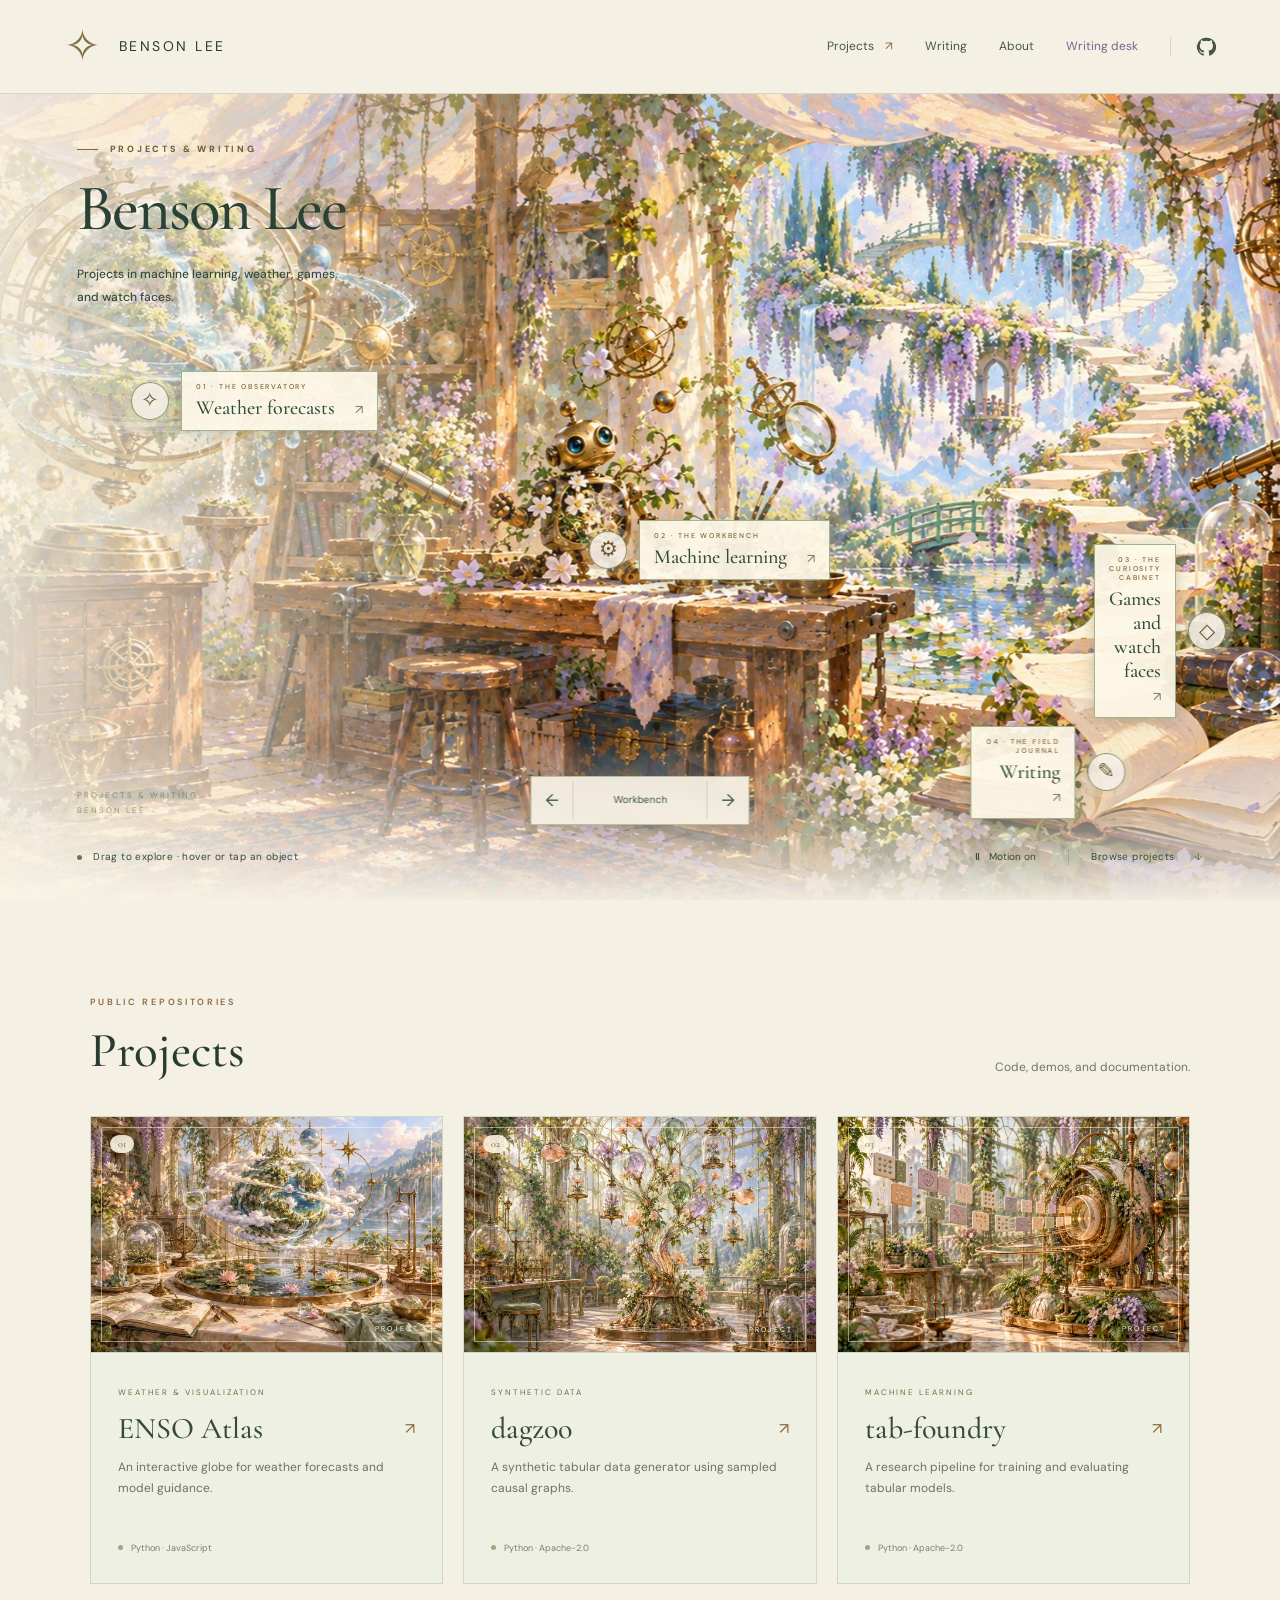
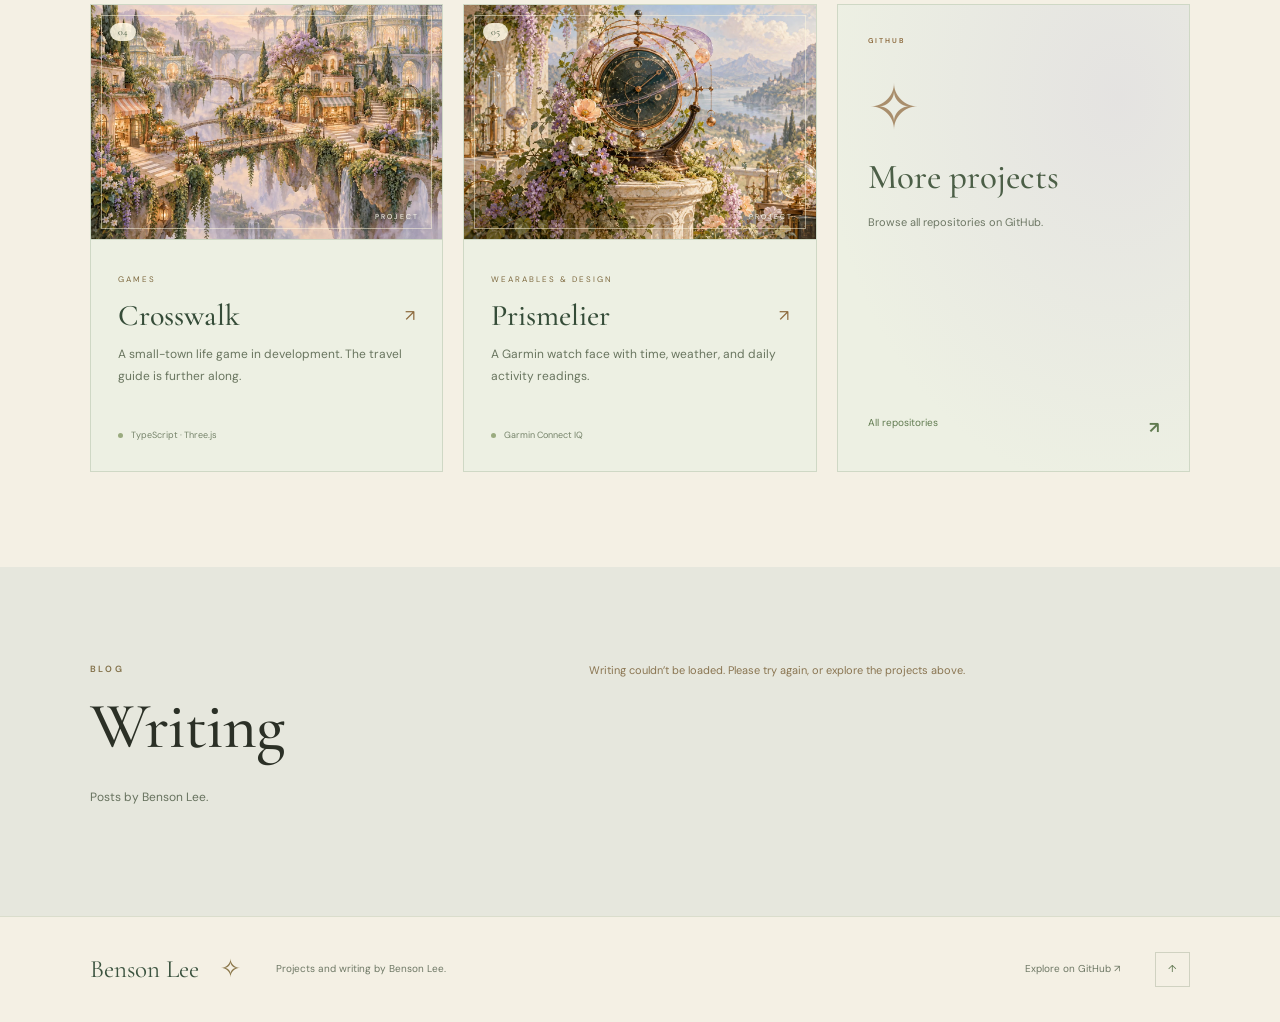
<file: index.html>
<!doctype html>
<html lang="en"><head><meta charset="UTF-8"><meta name="viewport" content="width=device-width,initial-scale=1"><meta name="theme-color" content="#f4f0e4"><title>Benson Lee</title><meta name="description" content="Projects and writing by Benson Lee."><link rel="icon" type="image/svg+xml" href="data:image/svg+xml,%3Csvg xmlns='http://www.w3.org/2000/svg' viewBox='0 0 48 48'%3E%3Crect width='48' height='48' rx='12' fill='%23171b18'/%3E%3Cpath d='M24 7 28 19 41 24 28 29 24 41 20 29 7 24 20 19Z' fill='%23d6b77a'/%3E%3Ccircle cx='24' cy='24' r='5' fill='%23171b18'/%3E%3C/svg%3E"><link rel="stylesheet" href="style.css"><script src="projects.js?v=20261011-plain" defer></script><script src="markdown.js" defer></script><script src="app.js?v=20261011-plain" defer></script><script src="room.js" defer></script><script src="journal.js?v=20261011-plain" defer></script><link rel="canonical" href="https://bensonlee5.github.io/"></head>
<body>
<a class="skip" href="#collection">Skip to the projects</a>
<header class="site-header"><a class="wordmark" href="#home" aria-label="Benson Lee, home"><span class="brand-star" aria-hidden="true">✧</span><span>BENSON LEE</span></a><nav aria-label="Main navigation"><a href="#collection">Projects <span>↗</span></a><a href="#writing">Writing</a><button class="text-button" data-open-about>About</button><a href="https://bensons-workshop.bensonlee5.chatgpt.site/editor" class="writing-link">Writing desk</a><a class="github-link" href="https://github.com/bensonlee5" target="_blank" rel="noopener noreferrer" aria-label="Benson Lee on GitHub (opens in a new tab)"><svg viewBox="0 0 24 24" aria-hidden="true"><path fill="currentColor" d="M12 .9A11.1 11.1 0 0 0 8.5 22.5c.6.1.8-.3.8-.6v-2.1c-3.4.7-4.1-1.4-4.1-1.4-.6-1.4-1.4-1.8-1.4-1.8-1.1-.8.1-.8.1-.8 1.2.1 1.8 1.2 1.8 1.2 1.1 1.8 2.8 1.3 3.6 1 .1-.8.4-1.3.8-1.6-2.7-.3-5.5-1.4-5.5-6.1 0-1.3.5-2.4 1.2-3.2-.1-.3-.5-1.6.2-3.3 0 0 1-.3 3.4 1.2a11.6 11.6 0 0 1 6.2 0C18 3.5 19 3.8 19 3.8c.7 1.7.3 3 .2 3.3.8.8 1.2 1.9 1.2 3.2 0 4.7-2.8 5.8-5.5 6.1.4.4.8 1.1.8 2.3v3.2c0 .3.2.7.8.6A11.1 11.1 0 0 0 12 .9Z"/></svg></a></nav></header>
<main>
<section class="room-section" id="home" aria-label="Benson Lee’s projects">
<div class="room-world" id="world"><div class="room-art" role="img" aria-label="A luminous surreal garden workshop, with water orbiting a floating garden planet, flowers growing through a robot, and book pages becoming a stairway into suspended gardens"></div><div class="room-light"></div>
<svg class="living-painting" viewBox="0 0 1672 941" aria-hidden="true">
<defs><filter id="soft-water"><feGaussianBlur stdDeviation="1.6"/></filter><radialGradient id="bloom"><stop stop-color="#fff7c9" stop-opacity=".8"/><stop offset="1" stop-color="#fff7c9" stop-opacity="0"/></radialGradient><linearGradient id="water-ribbon"><stop stop-color="#e3ccec" stop-opacity="0"/><stop offset=".45" stop-color="#f5fdff" stop-opacity=".85"/><stop offset="1" stop-color="#a2c9cd" stop-opacity=".1"/></linearGradient></defs>
<g class="paint-rays"><path d="M670 -80 260 830 570 710 940 -80Z" fill="#fff4cc" opacity=".08"/><path d="M940 -80 910 770 1100 870 1060 -80Z" fill="#fff8e3" opacity=".12"/></g>
<g class="sky-magic"><ellipse class="water-orbit orbit-one" cx="293" cy="330" rx="166" ry="56" fill="none" stroke="url(#water-ribbon)" stroke-width="5"/><ellipse class="water-orbit orbit-two" cx="293" cy="330" rx="145" ry="49" fill="none" stroke="#e6eff5" stroke-opacity=".6" stroke-width="2"/><g class="sky-sparks" fill="#f8f4ce"><circle cx="163" cy="305" r="4"/><circle cx="350" cy="377" r="3"/><circle cx="410" cy="310" r="5"/></g><ellipse class="water-reflection" cx="297" cy="412" rx="122" ry="18" fill="none" stroke="#f9ffff" stroke-width="2" opacity=".4"/></g>
<g class="bench-magic"><circle class="heart-glow" cx="826" cy="503" r="98" fill="url(#bloom)"/><g class="gear-flower" transform="translate(831 478)"><g class="flower-turn" fill="#efd4e4" stroke="#fff2de" stroke-width="1"><ellipse cy="-13" rx="5" ry="13"/><ellipse cy="-13" rx="5" ry="13" transform="rotate(60)"/><ellipse cy="-13" rx="5" ry="13" transform="rotate(120)"/><ellipse cy="-13" rx="5" ry="13" transform="rotate(180)"/><ellipse cy="-13" rx="5" ry="13" transform="rotate(240)"/><ellipse cy="-13" rx="5" ry="13" transform="rotate(300)"/><circle r="6" fill="#cfb276"/></g></g><path class="growing-vine" d="M771 600Q751 543 785 536T823 493Q825 473 806 460" fill="none" stroke="#e0e8b9" stroke-width="3" stroke-linecap="round"/></g>
<g class="cabinet-magic"><g class="tiny-constellation" fill="#fff7da" stroke="#ede0fb"><path d="m1450 470 43-35 39 66 38-37" fill="none" stroke-width="1.5"/><circle cx="1450" cy="470" r="4"/><circle cx="1493" cy="435" r="5"/><circle cx="1532" cy="501" r="4"/><circle cx="1570" cy="464" r="3"/></g><ellipse class="cabinet-ring" cx="1518" cy="531" rx="87" ry="24" fill="none" stroke="#fff3d2" stroke-width="2"/></g>
<g class="journal-magic" fill="#fff9e9" stroke="#d6c7d6" stroke-width="1"><path class="flying-page page-one" d="m1370 702 27-8 7 20-27 9Z"/><path class="flying-page page-two" d="m1420 661 23-4 3 18-23 5Z"/><path class="flying-page page-three" d="m1454 620 21-6 6 16-21 7Z"/></g>
<g class="garden-petals" fill="#ebd0e1" opacity=".8"><path class="petal p1" d="M480 210q18-18 24 0-18 16-24 0"/><path class="petal p2" d="M1090 280q18-18 24 0-18 16-24 0"/><path class="petal p3" d="M610 580q14-14 19 0-14 12-19 0"/><path class="petal p4" d="M1240 520q18-18 24 0-18 16-24 0"/></g>
</svg><div class="orbit-instrument" aria-hidden="true"><span></span><span></span><span></span></div><div class="lantern-glow" aria-hidden="true"></div><div class="dust" aria-hidden="true"><i></i><i></i><i></i><i></i><i></i><i></i><i></i><i></i><i></i><i></i></div></div>
<div class="room-shade"></div>
<div class="intro"><p class="eyebrow"><span></span> PROJECTS &amp; WRITING</p><h1>Benson Lee</h1><p class="intro-copy">Projects in machine learning, weather, games, and watch faces.</p></div>
<div class="hotspots" aria-label="Project categories">
<button class="hotspot sky" data-station="sky" aria-label="Explore the observatory, weather forecasting projects"><span class="beacon">✧</span><span class="hotspot-label"><small>01 · THE OBSERVATORY</small>Weather forecasts <b>↗</b></span></button>
<button class="hotspot bench" data-station="bench" aria-label="Explore the workbench, machine learning projects"><span class="beacon">⚙</span><span class="hotspot-label"><small>02 · THE WORKBENCH</small>Machine learning <b>↗</b></span></button>
<button class="hotspot cabinet" data-station="cabinet" aria-label="Explore the curiosity cabinet, games and watch faces"><span class="beacon">◇</span><span class="hotspot-label"><small>03 · THE CURIOSITY CABINET</small>Games and watch faces <b>↗</b></span></button>
<button class="hotspot book" data-station="journal" aria-label="Open the field journal"><span class="beacon">✎</span><span class="hotspot-label"><small>04 · THE FIELD JOURNAL</small>Writing <b>↗</b></span></button>
</div>
<div class="room-bottom"><span class="room-hint"><span class="hint-dot"></span> Drag to explore · hover or tap an object</span><div class="room-controls"><button id="motion-toggle" aria-pressed="false" aria-label="Pause ambient animation"><span aria-hidden="true">Ⅱ</span> Motion</button><span class="tiny-divider"></span><a href="#collection">Browse projects <span>↓</span></a></div></div>
<div class="view-controls" aria-label="Look around the workshop"><button id="look-left" aria-label="Look left">←</button><button id="room-reset" aria-label="Return to workbench">Workbench</button><button id="look-right" aria-label="Look right">→</button></div><div class="coordinates" aria-hidden="true">PROJECTS &amp; WRITING<br>BENSON LEE</div>
</section>
<section class="collection page-section" id="collection"><div class="section-head"><div><p class="eyebrow">PUBLIC REPOSITORIES</p><h2>Projects</h2></div><p>Code, demos, and documentation.</p></div><div class="project-grid" id="project-grid"></div></section>
<section class="journal-section page-section" id="writing"><div class="journal-intro"><p class="eyebrow">BLOG</p><h2>Writing</h2><p>Posts by Benson Lee.</p></div><div id="published-posts" class="notes-list" aria-live="polite"></div></section>
<footer><a class="footer-brand" href="#home">Benson Lee <span>✧</span></a><p>Projects and writing by Benson Lee.</p><a href="https://github.com/bensonlee5" target="_blank" rel="noopener noreferrer">Explore on GitHub ↗</a><a href="#home" class="back-top" aria-label="Back to top">↑</a></footer>
</main>
<dialog id="detail-dialog" aria-labelledby="dialog-title"><div class="dialog-top"><span id="dialog-kicker" class="eyebrow"></span><button id="close-dialog" aria-label="Close details">✕</button></div><div id="dialog-body"></div></dialog>
</body></html>
</file>
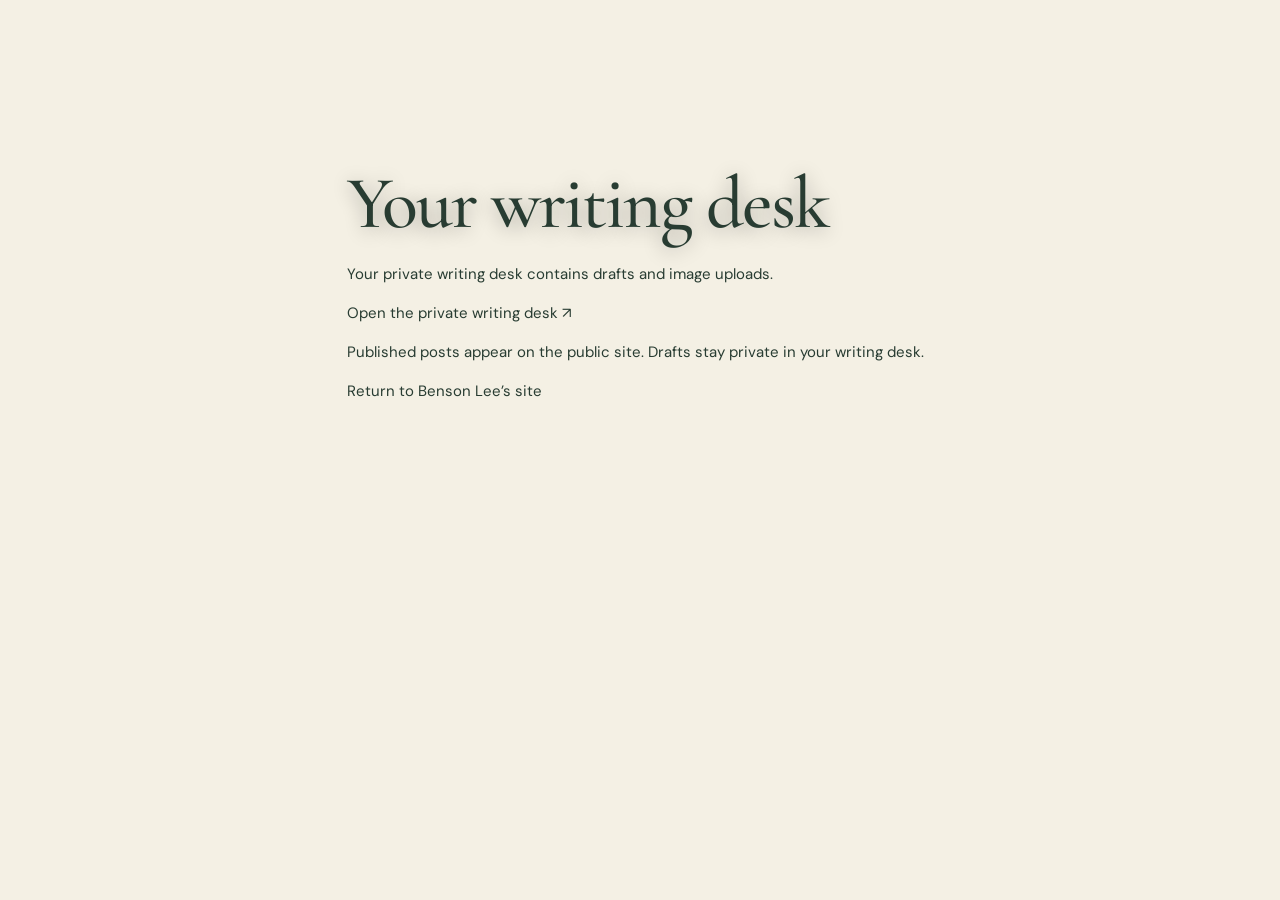
<file: editor/index.html>
<!doctype html><html lang="en"><meta charset="utf-8"><meta name="viewport" content="width=device-width,initial-scale=1"><title>Writing desk — Benson Lee</title><link rel="stylesheet" href="../style.css"><main style="max-width:650px;margin:15vh auto;padding:2rem"><h1>Your writing desk</h1><p>Your private writing desk contains drafts and image uploads.</p><p><a href="https://bensons-workshop.bensonlee5.chatgpt.site/editor">Open the private writing desk ↗</a></p><p>Published posts appear on the public site. Drafts stay private in your writing desk.</p><p><a href="../">Return to Benson Lee’s site</a></p></main></html>
</file>
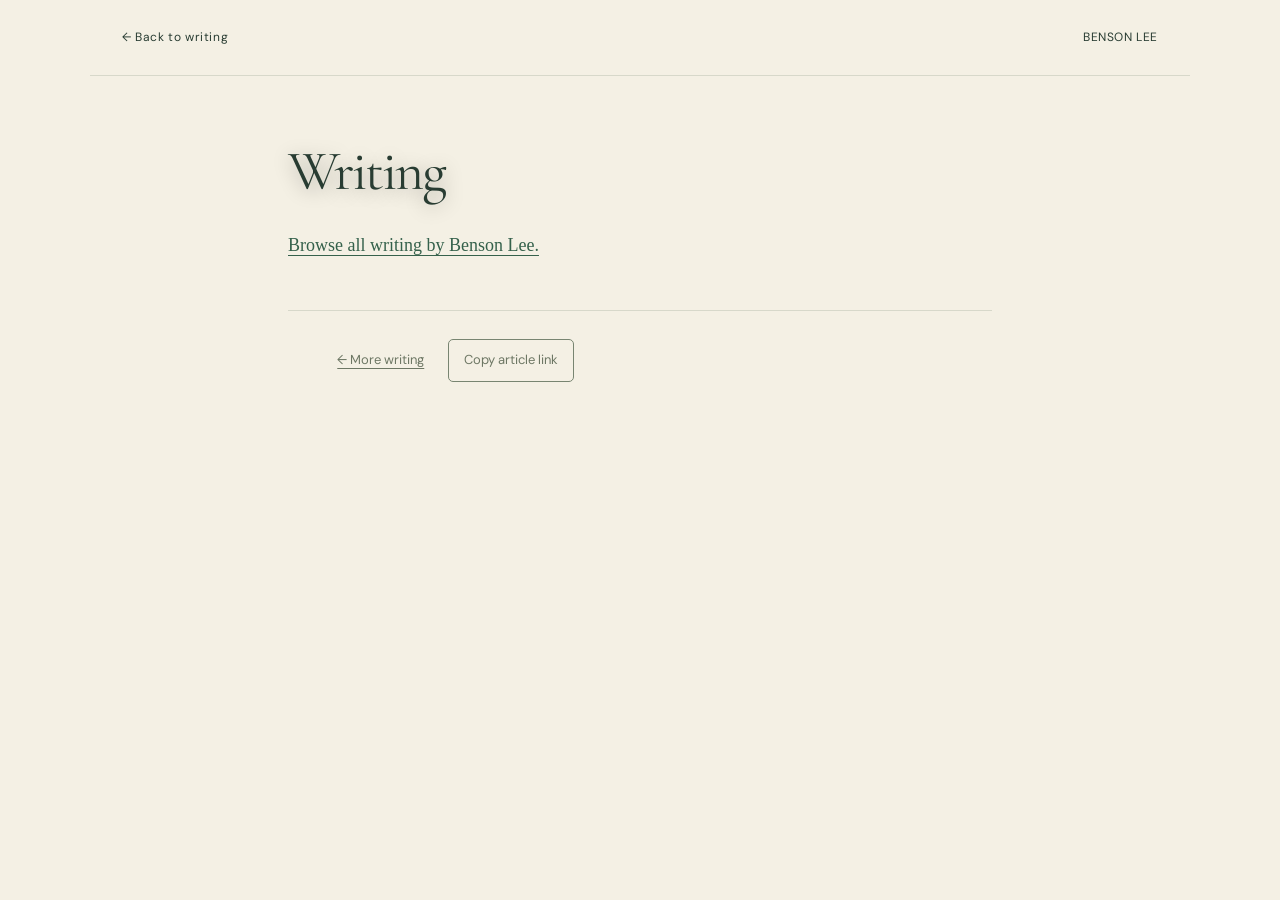
<file: writing/index.html>
<!doctype html><html lang="en"><head><meta charset="utf-8"><meta name="viewport" content="width=device-width,initial-scale=1"><title>Writing — Benson Lee</title><meta name="description" content="Writing by Benson Lee."><link rel="stylesheet" href="/style.css"><link rel="stylesheet" href="/writing.css"><script src="/markdown.js" defer></script><script src="/writing.js?v=20261011-plain" defer></script></head><body><header class="reading-header"><a href="/#writing">← Back to writing</a><a href="/">BENSON LEE</a></header><main class="reading-main"><article id="article" class="blog-prose" aria-live="polite"><p>Loading article…</p></article><footer class="reading-footer"><a href="/#writing">← More writing</a><button id="copy-link" type="button">Copy article link</button><span id="copy-status" role="status"></span></footer></main></body></html>
</file>
<file: style.css>
@import url('https://fonts.googleapis.com/css2?family=Cormorant+Garamond:ital,wght@0,400;0,500;0,600;1,400;1,500&family=DM+Sans:wght@400;450;500;550;600;650;700&display=swap');
:root{--ink:#171b18;--paper:#ece6d7;--muted:#a8ae9e;--gold:#d6b77a;--line:rgba(210,193,153,.2);--serif:'Cormorant Garamond',Georgia,serif;--sans:'DM Sans',Arial,sans-serif}*{box-sizing:border-box}html{scroll-behavior:smooth;scroll-padding-top:90px}body{margin:0;background:var(--ink);color:var(--paper);font:15px/1.6 var(--sans)}body.modal-open{overflow:hidden}button,a{-webkit-tap-highlight-color:transparent}a{color:inherit;text-decoration:none}button{font:inherit;color:inherit;cursor:pointer}button:focus-visible,a:focus-visible{outline:2px solid var(--gold);outline-offset:6px}button{border:0}svg{display:block}::selection{background:#c8a568;color:#171b18}.skip{position:fixed;left:20px;top:-100px;z-index:100;background:var(--paper);color:var(--ink);padding:12px}.skip:focus{top:10px}.site-header{height:94px;padding:0 5%;display:flex;align-items:center;justify-content:space-between;border-bottom:1px solid var(--line);background:#171b18;position:relative;z-index:10}.wordmark{display:flex;gap:15px;align-items:center;font-size:14px;letter-spacing:2.5px;line-height:1.4}.wordmark small{display:block;font-size:8px;color:var(--gold);letter-spacing:3.5px;margin-top:4px}.brand-star{font:44px var(--serif);color:var(--gold)}nav{display:flex;gap:32px;align-items:center;font-size:12px}nav a:not(.github-link),.text-button{transition:color .2s}.text-button{padding:0;background:none;font-size:12px}nav a:hover,.text-button:hover{color:var(--gold)}nav a span{color:var(--gold);margin-left:8px}.github-link svg{width:20px;height:20px}.github-link{padding-left:25px;border-left:1px solid var(--line)}.room-section{height:calc(100svh - 94px);min-height:650px;max-height:1050px;position:relative;overflow:hidden;background:#2e2d23;isolation:isolate}.room-world{position:absolute;inset:-2.5%;transform:translate3d(var(--mx,0px),var(--my,0px),0) scale(1.035);transition:transform 1s cubic-bezier(.22,.61,.36,1);will-change:transform}.room-world.zoom-sky{transform:scale(1.38) translate(12%,3%)}.room-world.zoom-bench{transform:scale(1.38) translate(0%,-4%)}.room-world.zoom-cabinet{transform:scale(1.38) translate(-12%,2%)}.room-world.zoom-journal{transform:scale(1.38) translate(-7%,-8%)}.room-art{position:absolute;inset:0;background:radial-gradient(ellipse at 70% 45%,#937349 0%,#504938 35%,#23291f 85%);background-image:url('workshop.webp');background-position:center 55%;background-size:cover}.room-shade{position:absolute;inset:0;pointer-events:none;background:linear-gradient(90deg,rgba(11,18,16,.76),transparent 59%),linear-gradient(0deg,rgba(11,18,16,.95),transparent 27%,transparent 65%,rgba(11,18,16,.2));z-index:1}.room-light{position:absolute;inset:0;background:radial-gradient(ellipse at 67% 42%,#ffbf481e,transparent 45%);mix-blend-mode:screen;animation:candle 5s ease-in-out infinite}.intro{position:absolute;top:7%;left:6%;z-index:2;max-width:470px;pointer-events:none}.eyebrow{font-size:9px;font-weight:600;letter-spacing:2.7px;color:var(--gold);margin:0 0 20px}.intro .eyebrow{display:flex;align-items:center;gap:12px}.eyebrow span:not(.un){width:21px;height:1px;background:var(--gold)}h1,h2,h3,p{margin-top:0}h1{font:500 clamp(48px,5.8vw,88px)/.97 var(--serif);letter-spacing:-2px;margin-bottom:23px;text-shadow:0 3px 20px #0005}em{font-weight:400;color:#e1c790}h1 em{font-weight:400}.intro-copy{max-width:290px;font-size:12px;line-height:1.9;color:#d0cfbe}.hotspots{position:absolute;inset:0;z-index:3;pointer-events:none}.hotspot{position:absolute;display:flex;align-items:center;gap:12px;background:none;text-align:left;padding:10px;pointer-events:auto;filter:drop-shadow(0 2px 12px #0009);transition:transform .3s}.hotspot:hover{transform:translateY(-5px)}.beacon{display:grid;place-items:center;width:38px;height:38px;flex:none;border:1px solid #d6b77ab0;border-radius:50%;color:#ffdf99;background:#28362bbb;font-size:21px;box-shadow:0 0 0 7px #d6b77a0f;animation:beacon 4s ease-in-out infinite;backdrop-filter:blur(8px)}.hotspot-label{background:#16221bdb;border:1px solid #d6b77a55;backdrop-filter:blur(12px);padding:10px 14px;font:500 20px/1.2 var(--serif);white-space:nowrap;box-shadow:0 6px 25px #0003}.hotspot-label small{font:500 7px var(--sans);letter-spacing:1.8px;display:block;color:#d6b77a;margin-bottom:5px}.hotspot-label b{font:13px var(--sans);margin-left:15px;color:var(--gold)}.sky{top:48%;left:12%}.bench{top:68%;left:39%}.cabinet{top:36%;right:6%}.book{top:78%;right:6%}.cabinet .beacon{animation-delay:1s}.bench .beacon{animation-delay:2s}.book .beacon{animation-delay:3s}.room-bottom{position:absolute;bottom:25px;left:6%;right:6%;z-index:4;display:flex;justify-content:space-between;align-items:center;font-size:10px;color:#d5d4c4;letter-spacing:.4px}.hint-dot{display:inline-block;height:5px;width:5px;background:#c8c9a6;border-radius:100%;margin-right:8px;box-shadow:0 0 6px #fff8}.room-controls{display:flex;align-items:center;gap:22px}.room-controls a span{margin-left:16px;color:var(--gold)}#motion-toggle{background:none;color:inherit;font-size:10px;padding:10px}#motion-toggle span{margin-right:6px}.tiny-divider{height:16px;width:1px;background:var(--line)}.coordinates{position:absolute;bottom:83px;left:6%;z-index:2;color:#d7cdbd66;font:8px/1.8 var(--sans);letter-spacing:2px}.dust{position:absolute;inset:0;overflow:hidden}.dust i{position:absolute;width:3px;height:3px;background:#ffe5ad;border-radius:50%;opacity:0;animation:drift 12s linear infinite;left:20%;top:70%}.dust i:nth-child(2){left:40%;top:40%;animation-delay:2s}.dust i:nth-child(3){left:55%;top:80%;animation-delay:5s}.dust i:nth-child(4){left:75%;top:60%;animation-delay:3s}.dust i:nth-child(5){left:62%;top:40%;animation-delay:8s}.dust i:nth-child(6){left:30%;top:90%;animation-delay:1s}.dust i:nth-child(7){left:82%;top:75%;animation-delay:9s}.dust i:nth-child(8){left:12%;top:35%;animation-delay:7s}.dust i:nth-child(9){left:45%;top:60%;animation-delay:10s}.dust i:nth-child(10){left:90%;top:35%;animation-delay:4s}@keyframes drift{0%{opacity:0;transform:translate(0,0)}20%,60%{opacity:.5}100%{opacity:0;transform:translate(45px,-170px)}}@keyframes beacon{50%{box-shadow:0 0 0 10px #d6b77a04,0 0 20px #d6b77a22}}@keyframes candle{50%{opacity:.5}}.page-section{padding:95px 7%;scroll-margin-top:0}.section-head{display:flex;justify-content:space-between;align-items:flex-end;margin-bottom:38px}.section-head h2{font:500 49px/1.1 var(--serif);margin:0}.section-head h2 span{color:var(--gold)}.section-head p:last-child{font-size:12px;color:var(--muted);margin:0;line-height:1.8}.section-head .eyebrow{margin-bottom:15px}.project-grid{display:grid;grid-template-columns:repeat(3,minmax(0,1fr));gap:20px}.project-card{background:#20271f;border:1px solid var(--line);position:relative;overflow:hidden;transition:transform .3s,border-color .3s}.project-card:hover{transform:translateY(-5px);border-color:#d6b77a88}.project-card button{display:block;width:100%;text-align:left;background:none;padding:0}.artifact{height:196px;position:relative;overflow:hidden;display:grid;place-items:center;background:radial-gradient(ellipse at 50% 65%,#53694b44,transparent 65%)}.artifact svg{width:155px;height:155px;color:var(--gold);transition:transform .7s}.project-card:hover .artifact svg{transform:rotate(-5deg) scale(1.06)}.artifact::after{content:'';position:absolute;inset:13px;border:1px solid #cfb77a0d}.artifact-num{position:absolute;top:23px;left:25px;font:10px var(--serif);color:#c8b67b80}.artifact-kind{position:absolute;bottom:17px;right:23px;font-size:7px;letter-spacing:2px;color:#c8b67b77}.card-copy{padding:25px 27px 28px;border-top:1px solid var(--line)}.card-copy .category{font-size:8px;letter-spacing:2px;color:var(--gold);text-transform:uppercase}.card-copy h3{font:500 30px var(--serif);margin:8px 0 10px;display:flex;justify-content:space-between;align-items:center}.card-copy h3 span{font:16px var(--sans);color:var(--gold)}.card-copy p{font-size:12px;line-height:1.8;color:#b7bdac;min-height:64px;margin-bottom:20px}.card-meta{display:flex;align-items:center;gap:8px;font-size:9px;color:#899684}.card-meta i{width:5px;height:5px;border-radius:50%;background:var(--gold)}.journal-section{display:grid;grid-template-columns:1fr 1.5fr;gap:9%;background:#e9e3d4;color:#2b3026;position:relative}.journal-section .eyebrow{color:#827048}.journal-intro h2{font:500 65px/.95 var(--serif);letter-spacing:-1px;margin-bottom:28px}.journal-intro h2 em{color:#7b6542}.journal-intro p:not(.eyebrow){font-size:12px;line-height:1.9;color:#747463}.journal-flourish{font:65px var(--serif);color:#a48a59}.note-row{display:grid;grid-template-columns:38px 1fr 20px;gap:16px;padding:25px 0 28px;border-top:1px solid #786b4833;text-align:left;background:none;width:100%;color:#2b3026}.note-row:last-child{border-bottom:1px solid #786b4833}.note-row:hover h3{color:#9a7437}.note-index{font:italic 22px var(--serif);color:#948567}.note-category{display:block;font-size:8px;letter-spacing:1.8px;text-transform:uppercase;color:#82704d;margin-bottom:10px}.note-row h3{font:500 30px/1.05 var(--serif);margin:0 0 10px;transition:color .2s}.note-row p{font-size:11px;line-height:1.8;color:#777764;margin:0}.note-arrow{color:#80704c;font-size:18px}footer{padding:35px 7%;display:flex;align-items:center;gap:35px;font-size:10px;color:var(--muted)}.footer-brand{font:25px var(--serif);color:var(--paper)}.footer-brand span{color:var(--gold);padding-left:15px}footer p{flex:1;margin:0}.back-top{border:1px solid var(--line);width:35px;height:35px;display:grid;place-items:center;color:var(--gold)}dialog{width:min(820px,calc(100% - 40px));max-height:88svh;padding:0;border:1px solid #b7996266;background:#e9e3d4;color:#293125;box-shadow:0 30px 150px #000a;overflow:auto;overscroll-behavior:contain}dialog::backdrop{background:#0a140ec9;backdrop-filter:blur(8px)}dialog[open]{animation:enter .5s cubic-bezier(.2,.7,.1,1)}@keyframes enter{from{opacity:0;transform:translateY(25px) scale(.97)}to{opacity:1;transform:none}}.dialog-top{position:sticky;top:0;z-index:1;background:#e9e3d4;display:flex;justify-content:space-between;align-items:center;padding:22px 35px;border-bottom:1px solid #82734c33}.dialog-top .eyebrow{margin:0;color:#80704a;font-size:8px}.dialog-top button{width:36px;height:36px;background:transparent;border:1px solid #8a795644;font-size:16px}.dialog-top button:hover{background:#d8ccb5}#dialog-body{padding:38px 48px 48px}#dialog-title{font:500 52px/1.05 var(--serif);margin:0 0 24px;letter-spacing:-.5px}.dialog-intro{font-size:14px;color:#646856;line-height:1.9;margin-bottom:28px}.dialog-project{padding:24px 0;border-top:1px solid #82734c33}.dialog-project h3{font:500 31px var(--serif);margin-bottom:8px}.dialog-project p{font-size:13px;line-height:1.8;color:#656b5b;margin-bottom:18px}.link-row{display:flex;gap:10px;flex-wrap:wrap}.source-link{display:inline-flex;align-items:center;gap:18px;background:#273e31;color:#e7e3cf;padding:11px 18px;font-size:10px}.source-link.secondary{background:transparent;border:1px solid #8a795666;color:#384432}.source-link:hover{background:#40533b;color:#fff}.article-copy h3{font:600 27px var(--serif);margin:30px 0 12px}.article-copy p,.article-copy li{font-size:14px;line-height:1.9;color:#56604e}.article-copy ul{padding-left:20px}.article-source{font-size:10px;color:#7d765f;border-top:1px solid #82734c33;padding-top:20px;margin-top:30px}.article-source a{text-decoration:underline;text-underline-offset:3px}.mini-note{background:none;border:0;border-top:1px solid #82734c33;padding:22px 0;text-align:left;display:block;width:100%;font:500 28px var(--serif)}.mini-note small{display:block;font:9px var(--sans);letter-spacing:1px;color:#827048;margin-bottom:8px}.motion-paused *, .motion-paused *::before,.motion-paused *::after{animation-play-state:paused!important}.motion-paused .room-world{transform:none;transition:none}.motion-paused{scroll-behavior:auto}@media(min-width:1500px){.intro{top:10%}.room-art{background-position:center 55%}}@media(max-width:1000px){.project-grid{grid-template-columns:repeat(2,minmax(0,1fr))}.hotspot-label{font-size:17px;padding:9px 11px}.hotspot-label small{font-size:6px;letter-spacing:1.4px}.sky{left:5%;top:52%}.bench{left:31%;top:73%}.cabinet{right:3%;top:40%}.book{right:3%;top:85%}.room-section{min-height:710px}.room-bottom{bottom:17px}.coordinates{bottom:95px}.room-hint{font-size:9px}.intro{top:8%}h1{font-size:65px}.journal-section{gap:6%}.journal-intro h2{font-size:57px}}@media(max-width:640px){html{scroll-padding-top:25px}.site-header{height:78px;padding:0 6%}.wordmark{font-size:11px;letter-spacing:1.8px;gap:9px}.brand-star{font-size:31px}.wordmark small{font-size:6px;letter-spacing:2.3px}.site-header nav{gap:18px;font-size:10px}.site-header nav a:first-child{display:none}.site-header nav .text-button{font-size:10px}.github-link{padding-left:0;border:0}.github-link svg{width:17px;height:17px}.room-section{height:calc(100svh - 78px);min-height:690px;max-height:900px}.room-art{background-size:auto 105%;background-position:54% 65%}.room-shade{background:linear-gradient(180deg,#0c171588,transparent 55%,#0c1715 100%),linear-gradient(90deg,#0c171555,transparent)}.intro{left:7%;top:6%;right:7%}h1{font-size:57px;letter-spacing:-1.8px;margin-bottom:18px}.intro .eyebrow{font-size:7px;letter-spacing:2px;margin-bottom:17px}.intro-copy{font-size:11px;max-width:240px;line-height:1.8}.sky{top:43%;left:5%}.bench{top:64%;left:4%}.cabinet{top:53%;right:3%}.book{top:76%;right:3%}.beacon{width:31px;height:31px;font-size:18px}.hotspot{gap:9px;padding:9px}.hotspot-label{font-size:18px;padding:10px 12px;max-width:250px}.hotspot-label small{font-size:6px}.hotspot-label b{margin-left:8px}.room-bottom{left:7%;right:7%;bottom:15px;align-items:flex-start;gap:12px;flex-direction:column}.room-controls{justify-content:space-between;width:100%;gap:12px}.room-controls a{font-size:9px}.room-hint{font-size:8px}.coordinates{display:none}.page-section{padding:58px 7%}.section-head{display:block;margin-bottom:28px}.section-head h2{font-size:40px}.section-head p:last-child{margin-top:18px;font-size:11px}.section-head p:last-child br{display:none}.project-grid{grid-template-columns:1fr;gap:16px}.project-card button{display:grid;grid-template-columns:32% 68%;height:100%}.artifact{height:100%;min-height:185px}.artifact svg{width:96px;height:96px}.artifact-num{top:16px;left:15px}.artifact-kind{display:none}.card-copy{padding:24px 18px;border-top:0;border-left:1px solid var(--line)}.card-copy h3{font-size:26px}.card-copy p{font-size:11px;min-height:0;margin-bottom:13px}.card-copy .category{font-size:6px;letter-spacing:1.3px}.journal-section{grid-template-columns:1fr;gap:20px}.journal-intro h2{font-size:49px}.journal-intro h2 br{display:none}.journal-flourish{display:none}.journal-intro p:not(.eyebrow){font-size:11px}.note-row{grid-template-columns:25px 1fr 18px;gap:9px;padding:24px 0}.note-row h3{font-size:28px}footer{padding:30px 7%;gap:18px;flex-wrap:wrap}.footer-brand{font-size:23px}footer p{display:none}footer>a:nth-last-child(2){margin-left:auto;font-size:9px}.back-top{display:none}dialog{width:calc(100% - 20px);max-height:92svh}.dialog-top{padding:14px 22px}#dialog-body{padding:30px 25px 35px}#dialog-title{font-size:42px}.dialog-intro{font-size:13px}.article-copy p,.article-copy li{font-size:13px}}@media(prefers-reduced-motion:reduce){html{scroll-behavior:auto}*,*::before,*::after{animation:none!important;transition:none!important}.room-world{transform:none!important}}
.all-link{display:flex;height:100%;min-height:350px;flex-direction:column;padding:30px;background:radial-gradient(ellipse at 70% 20%,#64724b20,transparent 70%)}.all-star{font:62px var(--serif);color:var(--gold);margin:5px 0 12px}.all-link h3{font:500 35px/1.05 var(--serif);margin-bottom:18px}.all-link p{font-size:11px;color:var(--muted)}.all-link .eyebrow{font-size:7px;letter-spacing:2px}.all-cta{font-size:10px;color:var(--gold);margin-top:auto;padding-top:15px}.all-cta b{float:right;font-size:16px}.tech-tags{display:flex;flex-wrap:wrap;gap:7px;margin:0 0 25px}.tech-tags span{font-size:9px;border:1px solid #8a795655;padding:5px 9px;color:#6d715d}.project-caveat{font-size:10px!important;margin-top:22px!important;margin-bottom:0!important;color:#777b6a!important}#dialog-body>.dialog-project{border-top:0;padding-top:0}@media(max-width:640px){.all-link{min-height:220px;padding:25px}.all-star{position:absolute;right:30px;top:35px;font-size:95px;opacity:.45}.all-link h3{font-size:32px}.all-link .eyebrow{margin-bottom:23px}.all-link p{margin-bottom:12px}}
@media(max-width:640px){.room-world.zoom-sky .room-art{background-position:12% 65%}.room-world.zoom-cabinet .room-art,.room-world.zoom-journal .room-art{background-position:90% 65%}.room-art{transition:background-position 1s ease}.room-world.zoom-sky,.room-world.zoom-cabinet,.room-world.zoom-journal{transform:scale(1.08)}}
.room-section{touch-action:pan-y;cursor:grab}.room-section.dragging{cursor:grabbing}.room-world{transition:none!important;will-change:transform}.room-art{background-size:100% 100%!important;background-position:center!important}.room-world.zoom-sky,.room-world.zoom-bench,.room-world.zoom-cabinet,.room-world.zoom-journal{transition:filter .4s!important}.hotspot{transition:opacity .3s;cursor:pointer}.hotspot-label{max-width:270px}.view-controls{position:absolute;left:50%;bottom:75px;transform:translateX(-50%);z-index:4;display:flex;align-items:center;background:#16221bcf;backdrop-filter:blur(8px);border:1px solid #d6b77a66}.view-controls button{background:transparent;font-size:10px;padding:10px 14px;color:#e7d1a7}.view-controls button:first-child,.view-controls button:last-child{font-size:17px}.view-controls #room-reset{min-width:135px;border-inline:1px solid #d6b77a33}.orbit-instrument{position:absolute;left:14.5%;top:38%;width:116px;height:116px;transform:translate(-50%,-50%);opacity:.45;pointer-events:none}.orbit-instrument span{position:absolute;inset:0;border:1px solid #edc27688;border-radius:50%;transform:rotate(-25deg) scaleX(.5);animation:orbit 12s linear infinite}.orbit-instrument span:nth-child(2){animation-delay:-4s;transform:scaleY(.4)}.orbit-instrument span:nth-child(3){animation-delay:-8s}.room-world[data-hover="sky"] .orbit-instrument{opacity:1;filter:drop-shadow(0 0 10px #f2c168)}.lantern-glow{position:absolute;left:67%;top:27%;width:140px;height:160px;background:radial-gradient(ellipse,#ffce783b,transparent 65%);animation:candle 3s infinite;pointer-events:none}@keyframes orbit{to{transform:rotate(335deg) scaleX(.5)}}.room-world[data-hover="bench"] .room-light{opacity:1;filter:brightness(1.5)}.journal-load-error{font-size:11px;color:#8a7551}.blog-prose{font:17px/1.85 Georgia,serif}.blog-prose img{max-width:100%;height:auto}.blog-prose .post-cover{width:100%;aspect-ratio:16/9;object-fit:cover;margin-bottom:25px}.blog-prose h2:not(#dialog-title){font:500 34px var(--serif)}.blog-prose h3{font:500 29px var(--serif)}.blog-prose blockquote{border-left:3px solid #a68b57;margin-left:0;padding-left:20px;color:#68745c}.blog-prose pre{padding:20px;background:#dddccf;overflow-x:auto;font-size:12px}.blog-prose a{text-decoration:underline;color:#35614b}.post-date{font:10px var(--sans);color:#82704a;text-transform:uppercase;letter-spacing:1px}.writing-link{color:var(--gold)}@media(max-width:640px){.intro{pointer-events:none;top:4%}.intro-copy{font-size:10px;max-width:200px}h1{font-size:48px}.view-controls{bottom:94px}.coordinates{display:none}.hotspot-label{font-size:16px;max-width:220px}.hotspot-label small{font-size:6px}.site-header nav{gap:12px}.site-header nav .text-button{display:none}.site-header .writing-link{font-size:9px}.room-shade{pointer-events:none}.blog-prose{font-size:15px}}
.motion-paused .room-world{transform:translate(calc(-50% + var(--scene-pan,0px)),-50%)!important}@media(prefers-reduced-motion:reduce){.room-world{transform:translate(calc(-50% + var(--scene-pan,0px)),-50%)!important}}
/* Selected art direction: luminous surreal garden. */
:root{--ink:#f4f0e4;--paper:#283c32;--muted:#6d7764;--gold:#8c693c;--line:rgba(78,99,70,.22)}
body{background:#f4f0e4;color:#283c32}.site-header{background:#f4f0e4;border-bottom:1px solid #536b4930}.wordmark small,.brand-star{color:#817044}.site-header nav{color:#455644}.site-header nav a:hover{color:#986b38}.github-link{border-color:#536b4930}.room-section{background:#f0e5cb}.room-shade{background:linear-gradient(90deg,#f9f4e5db 0%,#f9f4e57a 20%,transparent 45%),linear-gradient(0deg,#f4f0e4f5,transparent 20%,transparent 85%,#f4f0e428)}.intro{top:6%;max-width:450px}.intro .eyebrow{color:#685e37;font-weight:700}.intro h1{font-size:clamp(48px,5.1vw,76px);color:#294235;text-shadow:0 2px 15px #fff9}.intro h1 em{color:#73648a}.intro-copy{color:#344b3d;text-shadow:0 1px 8px #fff9;font-weight:500;max-width:265px}.hotspot-label{background:#fff9e9ed;border:1px solid #76916cac;color:#2d4b38;box-shadow:0 4px 15px #5d6d4828}.hotspot-label small{color:#796338}.hotspot-label b{color:#6d8065}.beacon{background:#f7f1e8e6;border-color:#8d9874;color:#6e5a37;box-shadow:0 0 0 7px #f9f6e53a}.hotspot{filter:drop-shadow(0 2px 7px #31482a20)}.view-controls{background:#faf6e8e8;border:1px solid #6d835c70;box-shadow:0 4px 20px #55674220}.view-controls button{color:#38553d}.view-controls #room-reset{border-color:#6d835c40}.room-bottom{color:#354b38}.hint-dot{background:#657b51;box-shadow:0 0 5px #eff5d4}.coordinates{color:#49624390}.room-controls a span{color:#566c44}.tiny-divider{background:#6d835c50}.room-light{background:radial-gradient(ellipse at 42% 35%,#ffefb145,transparent 50%);mix-blend-mode:soft-light}.lantern-glow{left:36%;top:27%;background:radial-gradient(ellipse,#fff3cb62,transparent 65%)}.orbit-instrument{left:17.5%;top:35%;width:230px;height:135px;opacity:.35}.orbit-instrument span{border-color:#dcecfca8}.room-world[data-hover="sky"] .orbit-instrument{filter:drop-shadow(0 0 8px #c6eaff);opacity:1}.dust i{background:#e6d8f2;box-shadow:0 0 5px #fff}.collection{background:#f4f0e4}.section-head p:last-child{color:#6d7764}.project-card{background:#edf0e3;border-color:#76916c40}.project-card:hover{border-color:#749060}.artifact{background:radial-gradient(ellipse at 50% 60%,#bfd0b94d,transparent 75%)}.artifact svg{color:#8b7448}.artifact-num{color:#6c805a99}.artifact-kind{color:#61744980}.artifact::after{border-color:#61744914}.card-copy{border-color:#76916c40}.card-copy h3{color:#354c38}.card-copy p{color:#69755f}.card-copy .category{color:#7e693f}.card-meta{color:#758369}.card-meta i{background:#9aab7f}.all-link{background:radial-gradient(ellipse at 80% 20%,#cdbfdc44,transparent 75%)}.all-link h3{color:#4c5f47}.all-star{color:#a98e6c}.all-cta{color:#617b50}.journal-section{background:#e6e7dd}.journal-intro h2 em{color:#77678d}.journal-intro p:not(.eyebrow){color:#67725e}.note-row{border-color:#7c8a6c40}.note-row:hover h3{color:#766487}footer{background:#f4f0e4;border-top:1px solid #76916c33;color:#6d7764}.footer-brand{color:#3b533f}.footer-brand span{color:#897547}.back-top{color:#5d744e}.writing-link{color:#77658a}.skip{background:#294235;color:#fff9e9}::selection{background:#d9c9e2;color:#233c2b}
@media(max-width:640px){.room-shade{background:linear-gradient(180deg,#f8f3e3ed 0%,#f8f3e38c 26%,transparent 46%,transparent 75%,#f4f0e4 100%)}.intro{top:4%;left:7%;right:7%}.intro h1{font-size:48px}.intro-copy{max-width:220px;color:#3b5140}.intro .eyebrow{color:#73633b}.hotspot-label{background:#fff9e9f5}.view-controls{bottom:95px}.room-bottom{color:#354b38}.orbit-instrument{width:230px;height:135px}.card-copy{border-color:#76916c40}.site-header nav .writing-link{color:#77658a}}
/* Living paint: the visual effects share the backdrop's own coordinate system. */
.living-painting{position:absolute;inset:0;width:100%;height:100%;pointer-events:none;overflow:visible}.orbit-instrument,.lantern-glow{display:none}.paint-rays{animation:paint-breathe 13s ease-in-out infinite;transform-origin:50% 0}.water-orbit{transform-origin:293px 330px;animation:water-turn 18s linear infinite;stroke-dasharray:280 60 80 30}.orbit-two{animation-direction:reverse;animation-duration:25s}.sky-sparks{animation:paint-breathe 5s ease-in-out infinite}.water-reflection{transform-origin:297px 412px;animation:water-expand 6s ease-in-out infinite}.heart-glow{opacity:.3;animation:paint-breathe 5s ease-in-out infinite}.flower-turn{animation:flower-turn 32s linear infinite}.growing-vine{stroke-dasharray:6 9;animation:vine-flow 8s linear infinite;opacity:.55}.tiny-constellation{animation:paint-breathe 8s ease-in-out infinite}.cabinet-ring{transform-origin:1518px 531px;animation:water-expand 9s ease-in-out infinite;opacity:.5}.flying-page{animation:page-float 7s ease-in-out infinite;transform-box:fill-box;transform-origin:center}.page-two{animation-delay:-2s}.page-three{animation-delay:-4s}.petal{animation:petal-float 14s ease-in-out infinite;transform-box:fill-box;transform-origin:center}.p2{animation-delay:-5s;animation-duration:17s}.p3{animation-delay:-8s}.p4{animation-delay:-11s;animation-duration:19s}.sky-magic,.bench-magic,.cabinet-magic,.journal-magic{opacity:.5;transition:opacity .5s,filter .5s}.room-world[data-hover="sky"] .sky-magic,.room-world[data-hover="bench"] .bench-magic,.room-world[data-hover="cabinet"] .cabinet-magic,.room-world[data-hover="journal"] .journal-magic{opacity:1;filter:drop-shadow(0 0 8px #fff3cb)}.room-world[data-hover="sky"] .water-orbit{stroke-width:7}.room-world[data-hover="bench"] .heart-glow{opacity:1}.room-world[data-hover="cabinet"] .tiny-constellation{stroke-width:3}.room-world[data-hover="journal"] .flying-page{fill:#fffef2;stroke-width:2}.hotspot[data-active="true"] .beacon{background:#fffae4;box-shadow:0 0 0 12px #fff7c24d,0 0 35px #fff7c2}.hotspot[data-active="true"] .hotspot-label{border-color:#a48bad;background:#fffaf4}.room-world{--pointer-x:0px;--pointer-y:0px}.paint-rays{translate:var(--pointer-x) var(--pointer-y)}
@keyframes paint-breathe{0%,100%{opacity:.35}50%{opacity:.9}}@keyframes water-turn{from{transform:rotate(-12deg);stroke-dashoffset:0}50%{transform:rotate(10deg)}to{transform:rotate(-12deg);stroke-dashoffset:-450}}@keyframes water-expand{0%,100%{transform:scale(.92);opacity:.2}50%{transform:scale(1.08);opacity:.65}}@keyframes flower-turn{to{transform:rotate(360deg)}}@keyframes vine-flow{to{stroke-dashoffset:-90}}@keyframes page-float{0%,100%{transform:translate(0,0) rotate(-5deg)}50%{transform:translate(-8px,-18px) rotate(8deg)}}@keyframes petal-float{0%,100%{transform:translate(0,0) rotate(-10deg);opacity:.2}50%{transform:translate(35px,-45px) rotate(70deg);opacity:.85}}
.artifact{height:auto;aspect-ratio:3/2;background:#e7e8d8}.project-painting{width:100%;height:100%;display:block;object-fit:cover;transition:transform 1.3s cubic-bezier(.2,.6,.3,1),filter .8s}.project-card:is(:hover,:focus-within) .project-painting{transform:scale(1.045);filter:saturate(1.12)}.artifact::after{inset:10px;border-color:#fff9df80;pointer-events:none}.artifact-num{z-index:1;top:18px;left:19px;background:#fff9e7db;color:#4e6149;padding:3px 8px;border-radius:20px}.artifact-kind{z-index:1;color:#fffef1;text-shadow:0 1px 5px #283a25;letter-spacing:2px}.detail-painting{display:block;width:100%;height:auto;aspect-ratio:3/2;object-fit:cover;margin:0 0 25px;border:7px solid #fff9e9;box-shadow:0 5px 20px #53634018}.dialog-project .detail-painting{max-height:330px}.dialog-project h3{margin-top:10px}.dialog-project{padding-top:28px}.project-card button:focus-visible{outline-offset:-5px;outline-color:#6f517e}.all-link{min-height:100%}
@media(max-width:640px){.project-card button{display:block}.artifact{height:auto;min-height:0;aspect-ratio:3/2}.card-copy{border-left:0;border-top:1px solid var(--line);padding:22px}.artifact-kind{display:block;font-size:7px}.card-copy h3{font-size:30px}.card-copy .category{font-size:8px}.card-copy p{font-size:12px}.detail-painting{border-width:4px}.all-link{min-height:230px}.hotspot-label{white-space:normal;min-width:140px;max-width:190px}.hotspot-label b{display:none}}
.motion-paused .project-painting,.motion-paused .living-painting *{transition:none!important}.motion-paused .paint-rays{translate:0 0}@media(prefers-reduced-motion:reduce){.paint-rays{translate:0 0!important}.project-card:hover .project-painting{transform:none}}
.scene-asleep *{animation-play-state:paused!important}
.hotspot.label-left{flex-direction:row-reverse}.hotspot.label-left .hotspot-label{text-align:right}
.motion-paused dialog[open]{animation:none!important}
.hotspot-label{min-width:0;white-space:normal}
</file>
<file: writing.css>
.reading-header{max-width:1100px;margin:auto;padding:28px 32px;display:flex;justify-content:space-between;gap:24px;font-size:12px;letter-spacing:.05em;border-bottom:1px solid #d7d8ca}.reading-main{max-width:760px;margin:64px auto 100px;padding:0 28px}.reading-main h1{font-size:clamp(34px,5vw,56px);line-height:1.13;font-weight:400;margin:18px 0 26px}.reading-main .blog-prose{font-size:18px;line-height:1.8}.reading-main .blog-prose p{margin:1.3em 0}.reading-main .blog-prose h2,.reading-main .blog-prose h3{line-height:1.3;margin-top:2em}.reading-main a{text-decoration:underline;text-underline-offset:4px}.reading-main li{margin:.65em 0}.reading-main img{max-width:100%;border-radius:8px}.reading-main .post-date{font-size:12px;letter-spacing:.04em;color:#687163}.reading-footer{border-top:1px solid #d7d8ca;padding-top:28px;margin-top:48px;display:flex;align-items:center;flex-wrap:wrap;gap:24px;font-size:13px}.reading-footer button{padding:10px 15px;border:1px solid #788571;border-radius:5px;background:transparent;color:inherit;cursor:pointer}@media(max-width:600px){.reading-header{padding:20px;flex-wrap:wrap}.reading-main{margin-top:32px;padding:0 22px}.reading-main .blog-prose{font-size:17px}}
</file>
